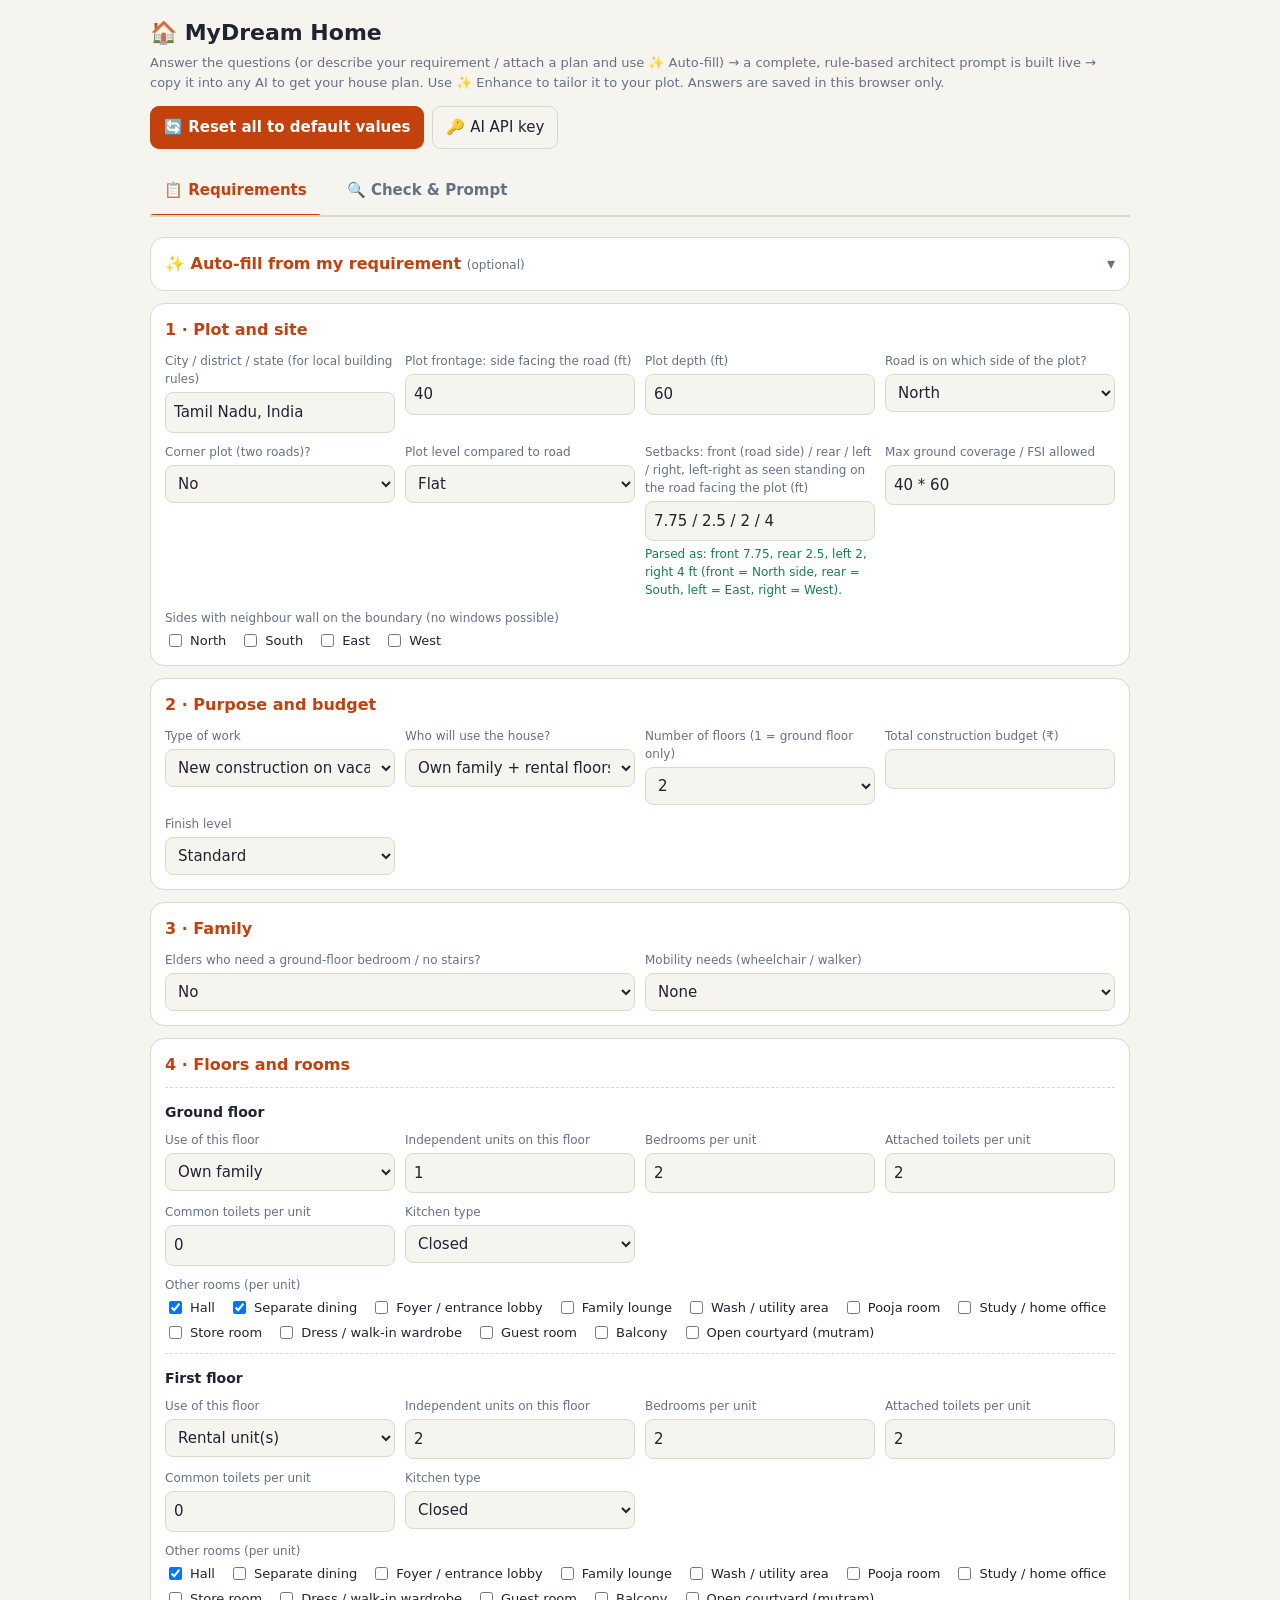
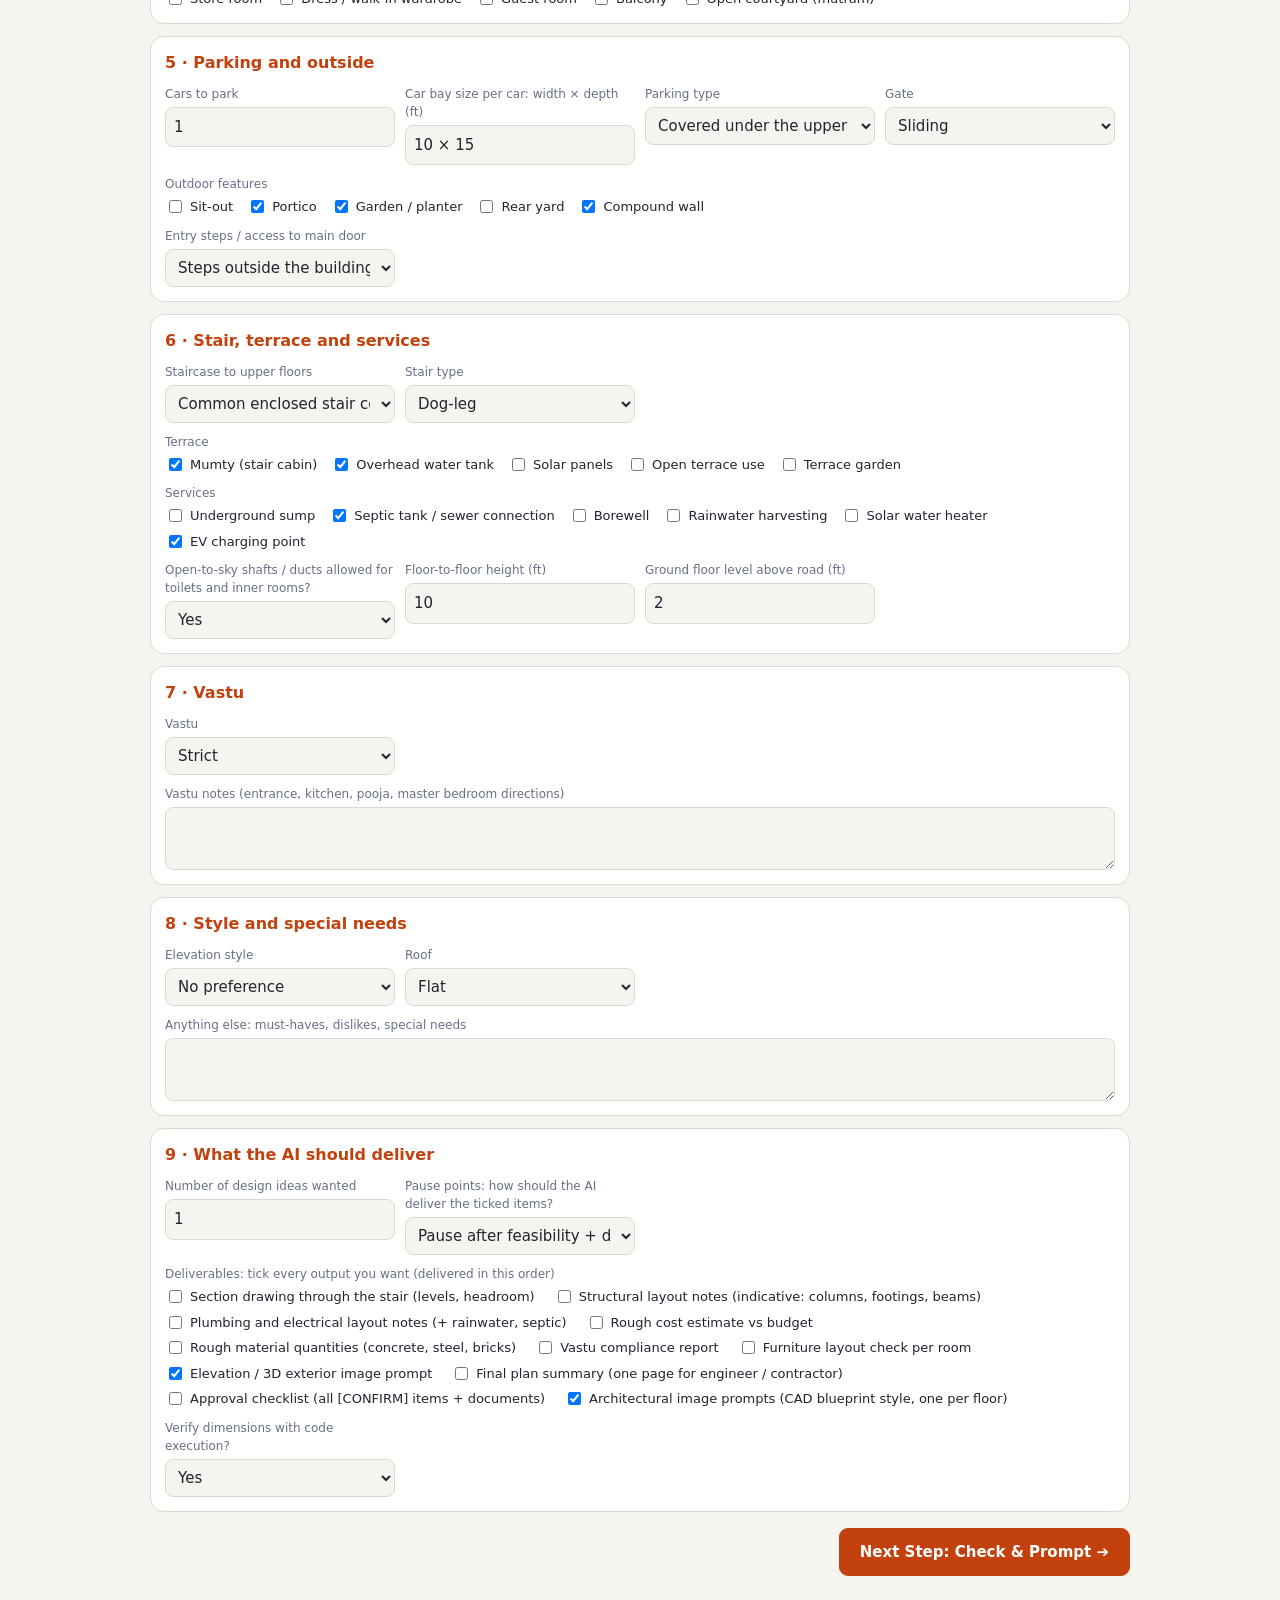
<file: index.html>
<!DOCTYPE html>
<html lang="en">

<head>
    <meta charset="UTF-8">
    <meta name="viewport" content="width=device-width, initial-scale=1, viewport-fit=cover">
    <title>MyDream Home</title>
    <link rel='stylesheet' href='style.css'>
</head>

<body>
    <div class="w">
        <h1>🏠 MyDream Home</h1>
        <p class="sub">Answer the questions (or describe your requirement / attach a plan and use ✨ Auto-fill) → a
            complete,
            rule-based architect prompt is built live → copy it into any AI to get your house plan. Use ✨ Enhance to
            tailor it
            to your plot. Answers are saved in this browser only.</p>
        <div class="bar"><button class="p" id="rd">🔄 Reset all to default values</button><button id="ks-open"
                style="display:none">🔑 AI API key</button><span id="rd-st"
                style="font-size:12px;color:var(--mu)"></span>
        </div>
        <div class="mo" id="ks" role="dialog" aria-modal="true" aria-labelledby="ks-t">
            <div class="mb">
                <div class="hd">
                    <h2 id="ks-t">🔑 AI API key</h2><button id="ks-x" aria-label="Close">✕</button>
                </div>
                <p class="sub" style="margin-bottom:10px">Needed only when this file is opened locally.
                    Auto-fill,
                    Enhance and Check values with AI call your selected provider with <b>your own</b> API key.
                    The key is
                    saved only in this browser and is sent directly to the selected provider's API. Use a key with a low
                    spend limit,
                    and never
                    share a file that has your key typed in.</p>
                <h3
                    style="margin: 15px 0 10px; font-size: 14px; border-bottom: 1px solid var(--ln); padding-bottom: 5px;">
                    API Keys</h3>
                <div class="g" style="grid-template-columns: 1fr;">
                    <div class="f">
                        <label>Claude API key</label>
                        <div style="display:flex;gap:8px">
                            <input id="ak-ant" type="password" autocomplete="off" placeholder="sk-ant-..."
                                style="flex:1">
                            <button class="p" id="ak-save-ant">Save</button>
                            <button id="ak-del-ant">🗑 Remove</button>
                        </div>
                    </div>
                    <div class="f">
                        <label>OpenAI API key</label>
                        <div style="display:flex;gap:8px">
                            <input id="ak-ope" type="password" autocomplete="off" placeholder="sk-proj-..."
                                style="flex:1">
                            <button class="p" id="ak-save-ope">Save</button>
                            <button id="ak-del-ope">🗑 Remove</button>
                        </div>
                    </div>
                    <div class="f">
                        <label>KIE API key</label>
                        <div style="display:flex;gap:8px">
                            <input id="ak-kie" type="password" autocomplete="off" placeholder="sk-kie-..."
                                style="flex:1">
                            <button class="p" id="ak-save-kie">Save</button>
                            <button id="ak-del-kie">🗑 Remove</button>
                        </div>
                    </div>
                </div>

                <h3
                    style="margin: 15px 0 10px; font-size: 14px; border-bottom: 1px solid var(--ln); padding-bottom: 5px;">
                    Feature Settings</h3>
                <div class="g">
                    <div class="f"><label>Auto-fill AI</label>
                        <div style="display:flex;gap:4px">
                            <select id="prov-af" style="width:40%">
                                <option value="anthropic">Claude</option>
                                <option value="openai">OpenAI</option>
                            </select>
                            <select id="mod-af" style="flex:1"></select>
                        </div>
                    </div>
                    <div class="f"><label>Checker AI</label>
                        <div style="display:flex;gap:4px">
                            <select id="prov-ck" style="width:40%">
                                <option value="anthropic">Claude</option>
                                <option value="openai">OpenAI</option>
                            </select>
                            <select id="mod-ck" style="flex:1"></select>
                        </div>
                    </div>
                    <div class="f"><label>Enhance AI</label>
                        <div style="display:flex;gap:4px">
                            <select id="prov-en" style="width:40%">
                                <option value="anthropic">Claude</option>
                                <option value="openai">OpenAI</option>
                            </select>
                            <select id="mod-en" style="flex:1"></select>
                        </div>
                    </div>
                    <div class="f" id="auto-text-ai-conf" style="display: none;"><label>Automation Text AI</label>
                        <div style="display:flex;gap:4px">
                            <select id="prov-run-txt" style="width:40%">
                                <option value="anthropic">Claude</option>
                                <option value="openai">OpenAI</option>
                            </select>
                            <!-- TODO (Technical): Populate these options dynamically from api.js -->
                            <select id="mod-run-txt" style="flex:1"></select>
                        </div>
                    </div>
                </div>

                <div class="bar" style="margin:10px 0 0"><span id="ak-st"></span></div>
            </div>
        </div>
        <div class="mo" id="prompt-modal" role="dialog" aria-modal="true" aria-labelledby="pm-t">
            <div class="mb" style="max-width: 800px; width: 95%; max-height: 90vh; overflow-y: auto;">
                <div class="hd">
                    <h2 id="pm-t">📝 Your prompt</h2><button id="pm-x" aria-label="Close">✕</button>
                </div>
                <div id="out"></div>
                <div id="ch"></div>
            </div>
        </div>

        <!-- Main Navigation Tabs -->
        <div class="main-tabs">
            <button class="main-tab-btn active" data-target="tab-req">📋 Requirements</button>
            <!-- TODO (Technical): Optional - Add an indicator here if there are checker errors -->
            <button class="main-tab-btn" data-target="tab-chk-pr" id="tab-btn-chk">🔍 Check & Prompt</button>
            <button class="main-tab-btn" data-target="tab-auto" style="display: none;">🚀 Automation</button>
        </div>

        <!-- Tab 1: Requirements -->
        <div id="tab-req" class="main-tab-content" style="display:block;">
            <section class="card af" id="af">
                <details id="af-d">
                    <summary>
                        <h2>✨ Auto-fill from my requirement <span
                                style="font-weight:400;color:var(--mu);font-size:12px">(optional)</span></h2>
                    </summary>
                    <p class="sub" style="margin-bottom:10px">Type your requirement (Tamil / Tanglish / English) and/or
                        attach a
                        blueprint, an engineer's plan, a sketch or notes. Only the form fields below get updated; the
                        prompt
                        itself is
                        never edited. Anything you don't mention keeps its current value.</p>
                    <textarea id="rq"
                        placeholder="e.g. 30 x 40 plot, road on the north side, single floor, 3 bedrooms, only for own family, car parking inside"></textarea>
                    <div class="drop" id="dz"><label class="pick">🖼 Photo / image<input type="file" id="fi" multiple
                                accept="image/*"></label><label class="pick">📄 PDF / text file<input type="file"
                                id="fp" multiple
                                accept="application/pdf,.pdf,.txt,.md,.csv,.json,text/plain"></label><br><span
                            id="dzh">Images, PDF, TXT /
                            MD / CSV</span><br><span style="font-size:12px">You can also drop files here or paste a
                            screenshot.</span>
                    </div>
                    <div class="fchips" id="fch"></div>
                    <div class="bar" style="margin:10px 0 0"><button class="p" id="af-go" disabled>✨ Fill the
                            form</button><button id="af-undo" style="display:none">↩ Undo auto-fill</button><button
                            id="af-cc">📋 Copy prompt for Claude
                            chat</button><span id="af-st"></span></div>
                    <p class="sub" style="margin:8px 0 0;font-size:12px">File picker not opening (some mobile apps block
                        it)? Tap
                        “Copy prompt for Claude chat”, send it in a normal Claude chat together with your files, then
                        paste
                        Claude’s
                        JSON reply into the box above and tap Fill. A pasted JSON is applied directly, with the same
                        checks.
                    </p>
                    <div id="af-res"></div>
                </details>
            </section>
            <div id="form"></div>
            <div class="bar" style="margin-top: 16px; justify-content: flex-end;">
                <button class="p" onclick="document.getElementById('tab-btn-chk').click()"
                    style="padding: 12px 20px; font-size: 15px;">Next Step: Check & Prompt ➔</button>
            </div>
        </div> <!-- End Tab 1 -->

        <!-- Tab 2: Check & Prompt -->
        <div id="tab-chk-pr" class="main-tab-content" style="display:none;">
            <section class="card" id="ck">
                <p class="sub" style="margin-bottom:10px">Finished the form? Claude reads every answer above and lists
                    what
                    will
                    clash when your plan is created, and how to fix each one. Your answers are not changed.</p>
                <div class="bar" style="margin:0 0 4px"><button class="p" id="ck-go">🔍 Check values with
                        AI</button><span id="ck-st"></span></div>
                <div id="ck-res"></div>
            </section>
            <section class="card" id="pr">
                <h2>Your prompt</h2>
                <div class="bar"><button class="p" id="cp">📋 Copy
                        prompt</button><button class="p" id="vp">👁️ View prompt</button><button class="p" id="en" disabled>✨
                        Enhance for
                        my plot</button><button id="un" style="display:none">↩ Restore original</button><button
                        id="rs">Reset
                        form</button><span id="st"></span></div>
                <details id="enr"
                    style="margin:0 0 10px;font-size:12px;color:var(--mu);border:1px solid var(--ln);border-radius:8px;padding:8px 10px">
                    <summary style="cursor:pointer;color:var(--er)">⚠ Known risk: ✨ Enhance can change things the
                        checker
                        does not
                        guard</summary>
                    <p style="margin:8px 0 4px"><b>What is checked.</b> After Enhance, the program only confirms that
                        the
                        “locked”
                        lines still appear word-for-word (location, plot, plot extent, floors, one line per floor,
                        setbacks
                        +
                        envelope, parking: 9 lines with the default 2 floors) and that the length is 300–30,000
                        characters.
                        It also
                        confirms that every ticked deliverable name and PART marker is still present. If those pass, the
                        rewrite is
                        accepted.</p>
                    <p style="margin:4px 0"><b>What is NOT checked</b> (Claude may reword, weaken or drop these, and the
                        prompt is
                        still accepted): budget and finish level, special requests, slope, coverage / FSI, new-or-old
                        work
                        and use,
                        family / mobility, levels (plinth, floor height), stair details, outdoor / terrace / services,
                        style, roof,
                        wall / door / column / room-minimum values, blocked boundary sides, shafts, Vastu, and the
                        mandatory
                        rules
                        themselves (STAIR LOCK, stack lock, no questions, number of designs, “nothing verified unless
                        the
                        script
                        printed it”). The meta-prompt asks Claude to keep them, but no code enforces it.</p>
                    <p style="margin:4px 0"><b>Stale result.</b> If you edit the form or run Auto-fill while Enhance is
                        still
                        running, the old request is not cancelled. Its reply is checked against the old answers and then
                        shown, so the
                        enhanced prompt can reflect values you have already changed.</p>
                    <p style="margin:4px 0"><b>“Changes” list.</b> It is Claude's own summary of its edit, not a diff,
                        so it
                        can be
                        incomplete.</p>
                    <p style="margin:4px 0 0"><b>What to do.</b> Treat Enhanced text as a draft: compare it with the
                        original (↩
                        Restore original) before copying, and re-check any parameter you care about that is not in the
                        locked list
                        above.</p>
                </details>
                <div id="blk"></div>
            </section>
            <div class="bar" style="margin-top: 16px; justify-content: flex-end;">
                <button id="next-step-auto-btn" class="p" onclick="document.querySelector('[data-target=\'tab-auto\']').click()"
                    style="padding: 12px 20px; font-size: 15px; display: none;">Next Step: Automate Generation ➔</button>
            </div>
        </div> <!-- End Tab 2 -->

        <!-- Tab 3: Automation -->
        <div id="tab-auto" class="main-tab-content" style="display:none;">
            <section class="card" id="run-auto">
                <h2>🚀 AI Architect & Automation</h2>
                <p class="sub" style="margin-bottom:12px">Automatically generate the final text plan, extract image
                    prompts, generate floor plans & 3D elevations, and refine the design via chat.</p>

                <div class="g" style="margin-bottom: 14px">
                    <div class="f wd">
                        <label>Automation Steps</label>
                        <div class="chk">
                            <label><input type="checkbox" id="run-chk-txt" checked disabled> 🔒 Generate Text Report
                                (Base Plan)</label>
                            <label><input type="checkbox" id="run-chk-img" checked> 🖼️ Auto-generate Images (Detects
                                image prompts in the report)</label>
                            <label><input type="checkbox" id="run-chk-pdf"> 📄 Export to PDF when finished</label>
                        </div>
                    </div>
                </div>

                <div class="g" style="margin-bottom: 14px">
                    <div class="f wd">
                        <label>Image AI Model</label>
                        <div style="display:flex;gap:8px">
                            <select id="prov-run-img" style="width:30%">
                                <option value="openai">OpenAI</option>
                                <option value="kie">KIE.ai</option>
                            </select>
                            <select id="mod-run-img" style="flex:1"></select>
                        </div>
                    </div>
                </div>

                <div class="g" id="run-img-opts-container" style="margin-bottom: 14px; display:none;">
                    <div class="f wd">
                        <label>Image Generation Options</label>
                        <div id="run-img-opts" style="display:grid; grid-template-columns: repeat(auto-fit, minmax(150px, 1fr)); gap:10px;">
                        </div>
                    </div>
                </div>

                <div class="bar" style="margin-bottom: 0; display:flex; gap:8px;">
                    <button class="p" id="run-go" style="flex:1; padding: 14px; font-size: 16px;">🚀 Start
                        Automated AI Generation</button>
                    <button class="p" id="run-cancel" style="display:none; flex:1; padding: 14px; font-size: 16px; background-color: var(--er);">🛑 Abort / Cancel</button>
                </div>
                <div id="run-cost" style="text-align:center; font-size: 13px; color: var(--mu); margin-top: 8px;">Estimated calls: ~4 to 6 (depending on floors)</div>
                <!-- TODO (Technical): Update this status text dynamically based on the current step (e.g. "Generating text...", "Extracting image prompts...") -->
                <div id="run-st"
                    style="text-align:center; font-size: 13px; color: var(--mu); margin-top: 8px; min-height: 20px;">
                </div>

                <!-- Results Dashboard (Hidden initially, shown after click) -->
                <div id="run-dash"
                    style="display:none; margin-top: 16px; border-top: 1px solid var(--ln); padding-top: 16px;">
                    <div id="run-variant-tabs" class="tabs" style="display:none; margin-bottom: 12px; border-bottom: none;"></div>
                    <div class="tabs">
                        <button class="tab-btn active" data-target="tab-svg">📐 Plan SVG</button>
                        <button class="tab-btn" data-target="tab-text">📄 Text Report</button>
                        <!-- TODO (Technical): Update the count in the tab dynamically once images are generated -->
                        <button class="tab-btn" data-target="tab-imgs">🖼️ Images (0)</button>
                        <button class="tab-btn" data-target="tab-chat">💬 Chat</button>
                    </div>

                    <div id="tab-svg" class="tab-content" style="display:block;">
                        <div id="run-svg-out" style="padding: 14px; background: var(--bg); border: 1px solid var(--ln); border-radius: 8px;">
                            <i>Plan SVG will appear here once generated...</i>
                        </div>
                    </div>

                    <div id="tab-text" class="tab-content" style="display:none;">
                        <!-- TODO (Technical): Render the markdown/text response from the AI here -->
                        <div id="run-out"
                            style="white-space: pre-wrap; font: 13.5px/1.6 system-ui; max-height: 500px; overflow-y: auto; background: var(--bg); padding: 14px; border-radius: 8px; border: 1px solid var(--ln);">
                            <i>Text Report will appear here once generated...</i></div>
                    </div>

                    <div id="tab-imgs" class="tab-content" style="display:none;">
                        <!-- TODO (Technical): Populate this grid with generated images and their corresponding prompts -->
                        <div id="run-img-grid" class="g"
                            style="grid-template-columns: repeat(auto-fill, minmax(220px, 1fr)); gap: 12px;">
                            <div
                                style="color:var(--mu); font-size: 13px; padding: 30px; text-align:center; grid-column: 1/-1;">
                                Images will appear here once the AI text report is analyzed and generated.</div>
                        </div>
                    </div>

                    <div id="tab-chat" class="tab-content" style="display:none;">
                        <!-- TODO (Technical): Append user and AI chat bubbles here -->
                        <div id="run-chat-hist"
                            style="max-height: 400px; overflow-y: auto; margin-bottom: 12px; display:flex; flex-direction:column; gap:10px; padding: 10px; background: var(--bg); border: 1px solid var(--ln); border-radius: 8px;">
                            <div style="color:var(--mu); font-size: 13px; text-align:center; padding: 10px;">Chat
                                history empty.</div>
                        </div>
                        <div style="display:flex; gap:8px;">
                            <input type="text" id="run-chat-in"
                                placeholder="Ask for modifications or ask questions about the plan..." style="flex:1;">
                            <button class="p" id="run-chat-send">Send</button>
                        </div>
                    </div>
                </div>
            </section>
        </div> <!-- End Tab 3 -->
    </div>
    <script src="js/constants.js"></script>
    <script src="js/state.js"></script>
    <script src="js/utils.js"></script>
    <script src="js/builder.js"></script>
    <script src="js/ui.js"></script>
    <script src="js/ai/enhance.js"></script>
    <script src="js/ai/autofill-core.js"></script>
    <script src="js/ai/autofill-files.js"></script>
    <script src="js/ai/autofill-run.js"></script>
    <script src="js/ai/checker.js"></script>
    <script src="js/ai/api.js"></script>
    <script src="js/ai/svg-renderer.js"></script>
    <script src="js/main.js"></script>
</body>

</html>
</file>
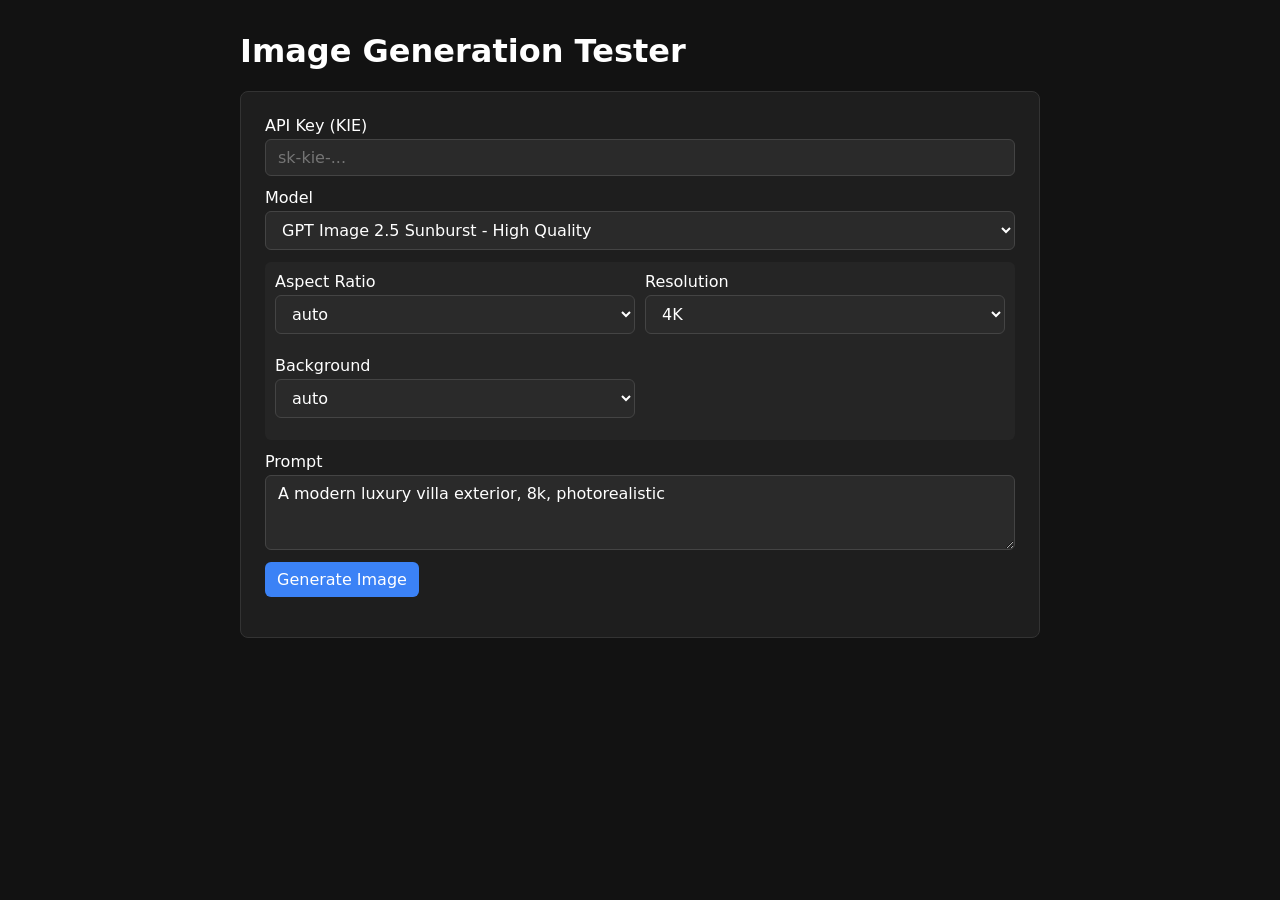
<file: test-image.html>
<!DOCTYPE html>
<html lang="en">
<head>
    <meta charset="UTF-8">
    <meta name="viewport" content="width=device-width, initial-scale=1.0">
    <title>Image Generation Tester</title>
    <style>
        body { font-family: system-ui, sans-serif; max-width: 800px; margin: 2rem auto; padding: 0 1rem; background: #121212; color: #fff; }
        .card { background: #1e1e1e; padding: 1.5rem; border-radius: 8px; border: 1px solid #333; margin-bottom: 1rem; }
        .f { display: flex; flex-direction: column; gap: 4px; margin-bottom: 12px; }
        input, select, textarea, button { font: inherit; padding: 8px 12px; border: 1px solid #444; border-radius: 6px; background: #2a2a2a; color: #fff; }
        button { background: #3b82f6; cursor: pointer; border: none; font-weight: 500; }
        button:hover { background: #2563eb; }
        button:disabled { background: #555; cursor: not-allowed; }
        img { max-width: 100%; border-radius: 8px; margin-top: 1rem; }
        .log { margin-top: 1rem; font-family: monospace; color: #aaa; white-space: pre-wrap; font-size: 13px; }
    </style>
</head>
<body>
    <h1>Image Generation Tester</h1>
    <div class="card">
        <div class="f">
            <label>API Key (KIE)</label>
            <input type="password" id="api-key" placeholder="sk-kie-...">
        </div>
        <div class="f">
            <label>Model</label>
            <select id="model-select"></select>
        </div>
        
        <div id="dynamic-opts" style="display: grid; grid-template-columns: 1fr 1fr; gap: 10px; margin-bottom: 12px; background: #252525; padding: 10px; border-radius: 6px;"></div>

        <div class="f">
            <label>Prompt</label>
            <textarea id="prompt" rows="3">A modern luxury villa exterior, 8k, photorealistic</textarea>
        </div>
        <button id="run-btn">Generate Image</button>
        
        <div id="output" style="margin-top: 1rem;">
            <div id="status" class="log"></div>
            <div id="image-container"></div>
        </div>
    </div>

    <!-- Minimal required scripts to run the AI api -->
    <script src="js/constants.js"></script>
    <script src="js/ai/api.js"></script>
    <script>
        const apiKeyInput = document.getElementById("api-key");
        const modelSelect = document.getElementById("model-select");
        const promptInput = document.getElementById("prompt");
        const runBtn = document.getElementById("run-btn");
        const statusDiv = document.getElementById("status");
        const imageContainer = document.getElementById("image-container");
        const dynamicOptsDiv = document.getElementById("dynamic-opts");

        // Load existing key if any
        apiKeyInput.value = localStorage.getItem("homeplan-apikey-kie-v1") || "";

        // Populate KIE models
        const kieModels = MODELS.kie || [];
        kieModels.forEach(m => {
            const opt = document.createElement("option");
            opt.value = m.id;
            opt.textContent = m.name;
            modelSelect.appendChild(opt);
        });

        // Render dynamic options
        function renderOptions() {
            dynamicOptsDiv.innerHTML = "";
            const modId = modelSelect.value;
            const modelDef = kieModels.find(m => m.id === modId);
            if (!modelDef || !modelDef.options) return;

            for (const [key, conf] of Object.entries(modelDef.options)) {
                const wrapper = document.createElement("div");
                wrapper.className = "f";
                
                const label = document.createElement("label");
                label.textContent = key.replace(/_/g, " ").replace(/\b\w/g, l => l.toUpperCase());
                wrapper.appendChild(label);

                if (conf.values) {
                    const select = document.createElement("select");
                    select.id = "opt-" + key;
                    select.setAttribute("data-type", "select");
                    conf.values.forEach(val => {
                        const opt = document.createElement("option");
                        opt.value = val;
                        opt.textContent = val;
                        if (val === conf.default) opt.selected = true;
                        select.appendChild(opt);
                    });
                    wrapper.appendChild(select);
                } else if (conf.type === "array") {
                    const input = document.createElement("input");
                    input.type = "text";
                    input.id = "opt-" + key;
                    input.setAttribute("data-type", "array");
                    input.placeholder = "Comma separated...";
                    wrapper.appendChild(input);
                } else if (conf.min !== undefined && conf.max !== undefined) {
                    const input = document.createElement("input");
                    input.type = "number";
                    input.id = "opt-" + key;
                    input.setAttribute("data-type", "number");
                    input.min = conf.min;
                    input.max = conf.max;
                    input.value = conf.default !== undefined ? conf.default : conf.min;
                    wrapper.appendChild(input);
                }
                dynamicOptsDiv.appendChild(wrapper);
            }
        }
        
        modelSelect.addEventListener("change", renderOptions);
        renderOptions();

        runBtn.addEventListener("click", async () => {
            const key = apiKeyInput.value.trim();
            if (!key) return alert("Please enter KIE API key");
            
            // Save key
            localStorage.setItem("homeplan-apikey-kie-v1", key);

            const prompt = promptInput.value.trim();
            if (!prompt) return alert("Please enter a prompt");

            // Collect options
            const imageOpts = {};
            dynamicOptsDiv.querySelectorAll("select, input").forEach(el => {
                const key = el.id.replace("opt-", "");
                let val = el.value;
                if (el.getAttribute("data-type") === "number") val = Number(val);
                else if (el.getAttribute("data-type") === "array") val = val ? val.split(",").map(s => s.trim()).filter(Boolean) : null;
                else if (val === "true") val = true;
                else if (val === "false") val = false;
                
                if (val !== null && val !== "") imageOpts[key] = val;
            });

            runBtn.disabled = true;
            statusDiv.textContent = "Creating task...";
            imageContainer.innerHTML = "";

            try {
                // Initialize the AI API wrapper
                const provider = makeApiSample("kie", key, modelSelect.value);
                statusDiv.textContent += "\nSubmitting prompt: " + prompt;
                
                // Set up signal just in case (though not strictly required for test)
                const abort = new AbortController();
                
                const res = await provider(prompt, { signal: abort.signal, imageOpts });
                
                statusDiv.textContent += "\n\nSuccess! Image URL received.";
                imageContainer.innerHTML = `<a href="${res.text}" target="_blank"><img src="${res.text}" alt="Generated result" /></a>`;
            } catch (e) {
                console.error(e);
                statusDiv.textContent += "\n\nError: " + (e.message || JSON.stringify(e));
            } finally {
                runBtn.disabled = false;
            }
        });
    </script>
</body>
</html>
</file>
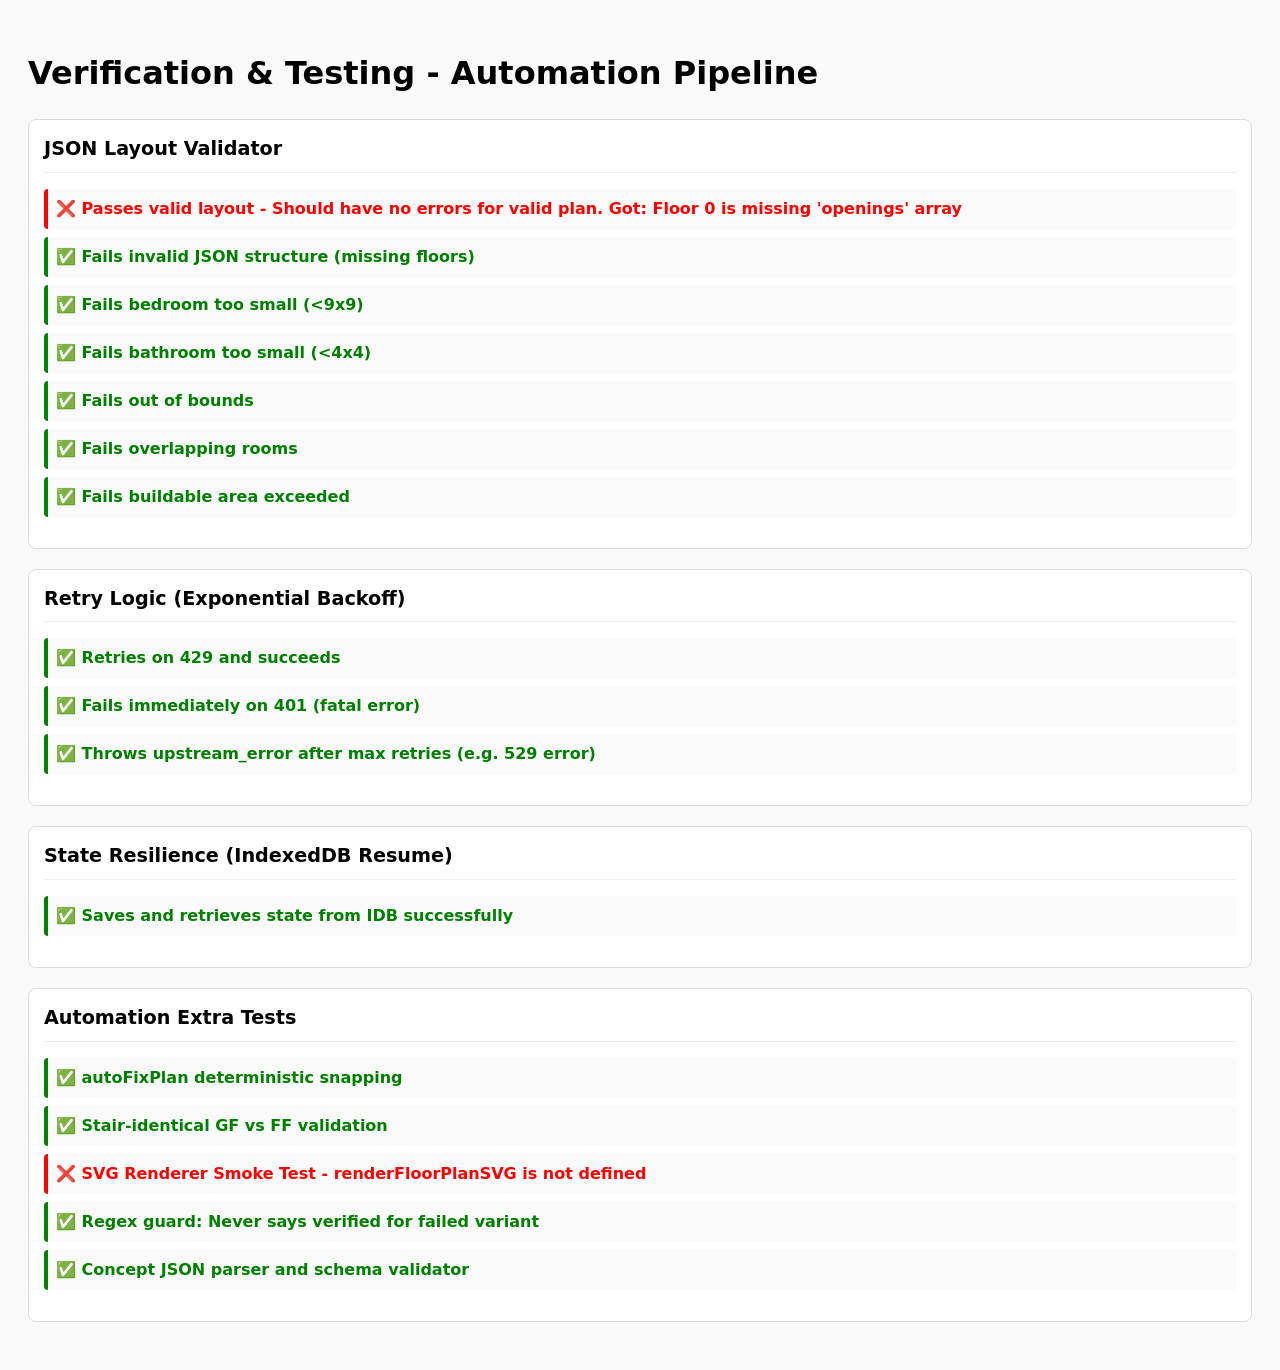
<file: tests.html>
<!DOCTYPE html>
<html lang="en">
<head>
  <meta charset="UTF-8">
  <title>Verification & Testing - Part 6</title>
  <style>
    body { font-family: system-ui, sans-serif; padding: 20px; line-height: 1.5; background: #f9f9f9; }
    .pass { color: green; font-weight: bold; }
    .fail { color: red; font-weight: bold; }
    .suite { margin-bottom: 20px; border: 1px solid #ddd; padding: 15px; border-radius: 8px; background: #fff; }
    .suite h2 { margin-top: 0; font-size: 1.2rem; border-bottom: 1px solid #eee; padding-bottom: 8px; }
    ul { list-style: none; padding-left: 0; }
    li { margin-bottom: 8px; padding: 8px; background: #fafafa; border-radius: 4px; border-left: 4px solid #ddd; }
    li.pass { border-left-color: green; }
    li.fail { border-left-color: red; }
  </style>
</head>
<body>
  <h1>Verification & Testing - Automation Pipeline</h1>
  <div id="test-results"></div>

  <!-- Mock DOM for dependencies -->
  <div style="display:none">
    <div id="ak-st"></div>
    <div id="dzh"></div>
    <button id="en"></button>
    <button id="go"></button>
    <div id="afr"></div>
    <div id="run-dash"></div>
    <button id="run-go"></button>
    <button id="run-cancel"></button>
    <div id="run-st"></div>
    <div id="run-img-grid"></div>
    <div id="run-out"></div>
  </div>

  <script src="js/constants.js"></script>
  <script src="js/state.js"></script>
  <script src="js/utils.js"></script>
  <!-- Mock UI/Global functions needed by api.js and autofill-run.js -->
  <script>
    const $ = id => document.getElementById(id) || document.createElement('div');
    const updKeyBtn = () => {};
    const msg = () => {};
    const afMsg = () => {};
    const showRes = () => {};
    const updGo = () => {};
    const showFatalApiError = () => {};
    const updateRunStatus = () => {};
    const build = () => ({ text: "mock prompt" });
    const tryJson = () => null;
    const applyPatch = () => ({ list: [] });
    const runGoBtn = document.getElementById("run-go");
    const runCancelBtn = document.getElementById("run-cancel");
    const en = document.getElementById("en");
    const go = document.getElementById("go");
    const afr = document.getElementById("afr");
    const dzh = document.getElementById("dzh");
    const rq = { value: "" };
    let sample = {};
    const BLK = false;
    let FILES = [];
  </script>
  <script src="js/ai/api.js"></script>
  <script src="js/ai/autofill-run.js"></script>
  <script src="js/test.js"></script>
</body>
</html>
</file>
<file: style.css>
:root {
    --bg: #f6f4ef;
    --card: #fff;
    --tx: #1f2430;
    --mu: #667085;
    --ln: #ddd8cc;
    --ac: #c2410c;
    --on: #fff;
    --ok: #157f4b;
    --er: #b42318;
    box-sizing: border-box;
    padding-top: env(safe-area-inset-top, 0px);
    padding-bottom: env(safe-area-inset-bottom, 0px)
}

@media(prefers-color-scheme:dark) {
    :root:not([data-theme="light"]) {
        --bg: #14161b;
        --card: #1d2027;
        --tx: #eceef3;
        --mu: #98a2b3;
        --ln: #323744;
        --ac: #f08a4b;
        --on: #14161b;
        --ok: #4cc38a;
        --er: #ff7b72
    }
}

:root[data-theme="dark"] {
    --bg: #14161b;
    --card: #1d2027;
    --tx: #eceef3;
    --mu: #98a2b3;
    --ln: #323744;
    --ac: #f08a4b;
    --on: #14161b;
    --ok: #4cc38a;
    --er: #ff7b72
}

html {
    scroll-padding-top: env(safe-area-inset-top, 0px)
}

body {
    margin: 0;
    background: var(--bg);
    color: var(--tx);
    font: 15px/1.5 system-ui, -apple-system, "Segoe UI", sans-serif
}

.w {
    max-width: 980px;
    margin: 0 auto;
    padding: 16px 14px 40px
}

h1 {
    margin: 0 0 4px;
    font-size: 22px
}

.sub {
    color: var(--mu);
    margin: 0 0 14px;
    font-size: 13px
}

.card {
    background: var(--card);
    border: 1px solid var(--ln);
    border-radius: 14px;
    padding: 14px;
    margin: 0 0 12px
}

h2 {
    margin: 0 0 10px;
    font-size: 16px;
    color: var(--ac)
}

h3 {
    margin: 12px 0 8px;
    font-size: 14px
}

.g {
    display: grid;
    grid-template-columns: repeat(auto-fit, minmax(210px, 1fr));
    gap: 10px
}

.f {
    display: flex;
    flex-direction: column;
    gap: 4px
}

.f.wd {
    grid-column: 1/-1
}

.f>label {
    font-size: 12px;
    color: var(--mu)
}

input:not([type=checkbox]),
select,
textarea {
    width: 100%;
    box-sizing: border-box;
    background: var(--bg);
    color: var(--tx);
    border: 1px solid var(--ln);
    border-radius: 8px;
    padding: 8px;
    font: inherit
}

textarea {
    min-height: 60px;
    resize: vertical
}

.chk {
    display: flex;
    flex-wrap: wrap;
    gap: 6px 14px
}

.chk label {
    font-size: 13px;
    color: var(--tx);
    display: flex;
    gap: 5px;
    align-items: center
}

.fl {
    border-top: 1px dashed var(--ln);
    margin-top: 10px;
    padding-top: 2px
}

.bar {
    display: flex;
    flex-wrap: wrap;
    gap: 8px;
    align-items: center;
    margin-bottom: 10px
}

button {
    border: 1px solid var(--ln);
    background: var(--bg);
    color: var(--tx);
    border-radius: 9px;
    padding: 9px 13px;
    font: inherit;
    cursor: pointer
}

button.p {
    background: var(--ac);
    border-color: var(--ac);
    color: var(--on);
    font-weight: 700
}

button:disabled {
    opacity: .45;
    cursor: not-allowed
}

#st,
#af-st,
#ak-st {
    font-size: 12px;
    color: var(--mu);
    flex: 1;
    min-width: 150px
}

#st.ok,
#af-st.ok,
#ak-st.ok {
    color: var(--ok)
}

#st.er,
#af-st.er,
#ak-st.er {
    color: var(--er)
}

#out {
    white-space: pre-wrap;
    word-break: break-word;
    background: var(--bg);
    border: 1px solid var(--ln);
    border-radius: 10px;
    padding: 12px;
    font: 12.5px/1.5 ui-monospace, Menlo, Consolas, monospace;
    max-height: 70vh;
    overflow: auto
}

#ch {
    font-size: 12.5px;
    color: var(--mu);
    margin-top: 8px
}

.af textarea {
    min-height: 84px
}

.drop {
    border: 2px dashed var(--ln);
    border-radius: 12px;
    padding: 12px;
    text-align: center;
    color: var(--mu);
    font-size: 13px;
    margin-top: 10px
}

.pick {
    position: relative;
    overflow: hidden;
    display: inline-block;
    border: 1px solid var(--ln);
    border-radius: 9px;
    padding: 10px 14px;
    margin: 4px;
    cursor: pointer;
    color: var(--tx);
    background: var(--bg);
    font-size: 14px
}

.pick input {
    position: absolute;
    top: 0;
    left: 0;
    width: 100%;
    height: 100%;
    opacity: 0;
    cursor: pointer;
    font-size: 200px
}

.drop.on {
    border-color: var(--ac);
    color: var(--tx)
}

.fchips {
    display: flex;
    flex-wrap: wrap;
    gap: 8px;
    margin-top: 10px
}

.fc {
    display: flex;
    gap: 8px;
    align-items: center;
    border: 1px solid var(--ln);
    border-radius: 10px;
    padding: 5px 8px 5px 5px;
    max-width: 100%;
    font-size: 12px
}

.fc img,
.fc .ic {
    width: 38px;
    height: 38px;
    object-fit: cover;
    border-radius: 6px;
    background: var(--bg);
    display: flex;
    align-items: center;
    justify-content: center;
    flex: none
}

.fc .x {
    padding: 2px 8px;
    border-radius: 7px
}

.cl,
.nl {
    margin: 6px 0;
    padding: 0
}

.cl {
    list-style: none;
    display: flex;
    flex-direction: column;
    gap: 8px
}

.cl li {
    border: 1px solid var(--ln);
    border-radius: 10px;
    padding: 8px 10px;
    font-size: 13px
}

.nl {
    padding-left: 18px;
    font-size: 13px
}

.cl .nm {
    font-weight: 600
}

.cl .ar {
    color: var(--mu)
}

.cl .ev {
    color: var(--mu);
    font-size: 12px;
    margin-top: 2px
}

.cl b {
    white-space: pre-wrap;
    word-break: break-word
}

.bd {
    font-size: 11px;
    border-radius: 99px;
    padding: 1px 7px;
    border: 1px solid var(--ln);
    margin-left: 6px;
    color: var(--mu)
}

.bd.stated,
.bd.read {
    color: var(--ok);
    border-color: var(--ok)
}

.bd.assumed {
    color: var(--er);
    border-color: var(--er)
}

.f.chg>input:not([type=checkbox]),
.f.chg>select,
.f.chg>textarea {
    border-color: var(--ac)
}

.f.chg .chk {
    outline: 1px solid var(--ac);
    outline-offset: 3px;
    border-radius: 6px
}

.was {
    font-size: 11px;
    color: var(--ac)
}

.vm {
    font-size: 12px
}

.vm:empty {
    display: none
}

.vm .er {
    color: var(--er)
}

.vm .wn {
    color: var(--ac)
}

.vm .ok {
    color: var(--ok)
}

#blk {
    font-size: 12.5px;
    color: var(--er);
    margin: 0 0 8px
}

#blk:empty {
    display: none
}

#ck-st {
    font-size: 12px;
    color: var(--mu);
    flex: 1;
    min-width: 150px
}

#ck-st.ok {
    color: var(--ok)
}

#ck-st.er {
    color: var(--er)
}

.mo {
    position: fixed;
    inset: 0;
    z-index: 200;
    display: none;
    align-items: center;
    justify-content: center;
    padding: calc(16px + env(safe-area-inset-top, 0px)) 16px calc(16px + env(safe-area-inset-bottom, 0px));
    background: rgba(0, 0, 0, .5)
}

.mo.on {
    display: flex
}

.mb {
    background: var(--card);
    border: 1px solid var(--ln);
    border-radius: 14px;
    padding: 14px;
    width: 100%;
    max-width: 520px;
    max-height: 100%;
    overflow: auto
}

.mb .hd {
    display: flex;
    align-items: flex-start;
    justify-content: space-between;
    gap: 8px
}

.mb .hd h2 {
    margin: 0 0 8px
}

.af>details>summary {
    list-style: none;
    cursor: pointer;
    display: flex;
    align-items: center;
    gap: 8px
}

.af>details>summary::-webkit-details-marker {
    display: none
}

.af>details>summary h2 {
    margin: 0
}

.af>details>summary::after {
    content: "\25BE";
    margin-left: auto;
    color: var(--mu);
    font-size: 16px;
    transition: transform .15s
}

.af>details[open]>summary {
    margin-bottom: 10px
}

.af>details[open]>summary::after {
    transform: rotate(180deg)
}

.af>details>summary:focus-visible,
button:focus-visible {
    outline: 2px solid var(--ac);
    outline-offset: 2px
}

.ct {
    width: 100%;
    min-width: 560px;
    border-collapse: collapse;
    font-size: 13px
}

.ct th,
.ct td {
    border: 1px solid var(--ln);
    padding: 7px 9px;
    text-align: left;
    vertical-align: top
}

.ct th {
    background: var(--bg);
    font-size: 12px;
    color: var(--mu);
    font-weight: 600
}

.ct td:first-child {
    white-space: nowrap
}

.ct td.in {
    font-weight: 600
}


/* Automation Section Tabs */
.tabs {
    display: flex;
    gap: 8px;
    border-bottom: 1px solid var(--ln);
    margin-bottom: 12px;
}
.tab-btn {
    background: transparent;
    border: none;
    border-bottom: 2px solid transparent;
    color: var(--mu);
    padding: 8px 12px;
    border-radius: 0;
    font-weight: 500;
    cursor: pointer;
    font-size: 14px;
}
.tab-btn:hover {
    color: var(--tx);
}
.tab-btn.active {
    color: var(--ac);
    border-bottom-color: var(--ac);
}
.tab-content {
    display: none;
}
.tab-content[style*="display: block"], .tab-content[style*="display:block"] {
    display: block;
}


/* Main Layout Tabs */
.main-tabs {
    display: flex;
    gap: 12px;
    margin-bottom: 20px;
    border-bottom: 2px solid var(--ln);
    overflow-x: auto;
    padding-bottom: 4px;
    position: sticky;
    top: 0;
    z-index: 100;
    background: var(--bg);
    padding-top: 10px;
}
.main-tabs::-webkit-scrollbar {
    display: none;
}
.main-tab-btn {
    background: transparent;
    border: none;
    color: var(--mu);
    padding: 10px 14px;
    border-radius: 8px 8px 0 0;
    font-weight: 600;
    cursor: pointer;
    font-size: 15px;
    white-space: nowrap;
    position: relative;
}
.main-tab-btn:hover {
    color: var(--tx);
    background: rgba(0,0,0,0.03);
}
.main-tab-btn.active {
    color: var(--ac);
    background: transparent;
}
.main-tab-btn.active::after {
    content: "";
    position: absolute;
    bottom: -6px;
    left: 0;
    width: 100%;
    height: 3px;
    background: var(--ac);
    border-radius: 3px 3px 0 0;
}
.main-tab-content {
    display: none;
    animation: fadeIn 0.2s ease-in;
}
@keyframes fadeIn {
    from { opacity: 0; transform: translateY(4px); }
    to { opacity: 1; transform: translateY(0); }
}
</file>
